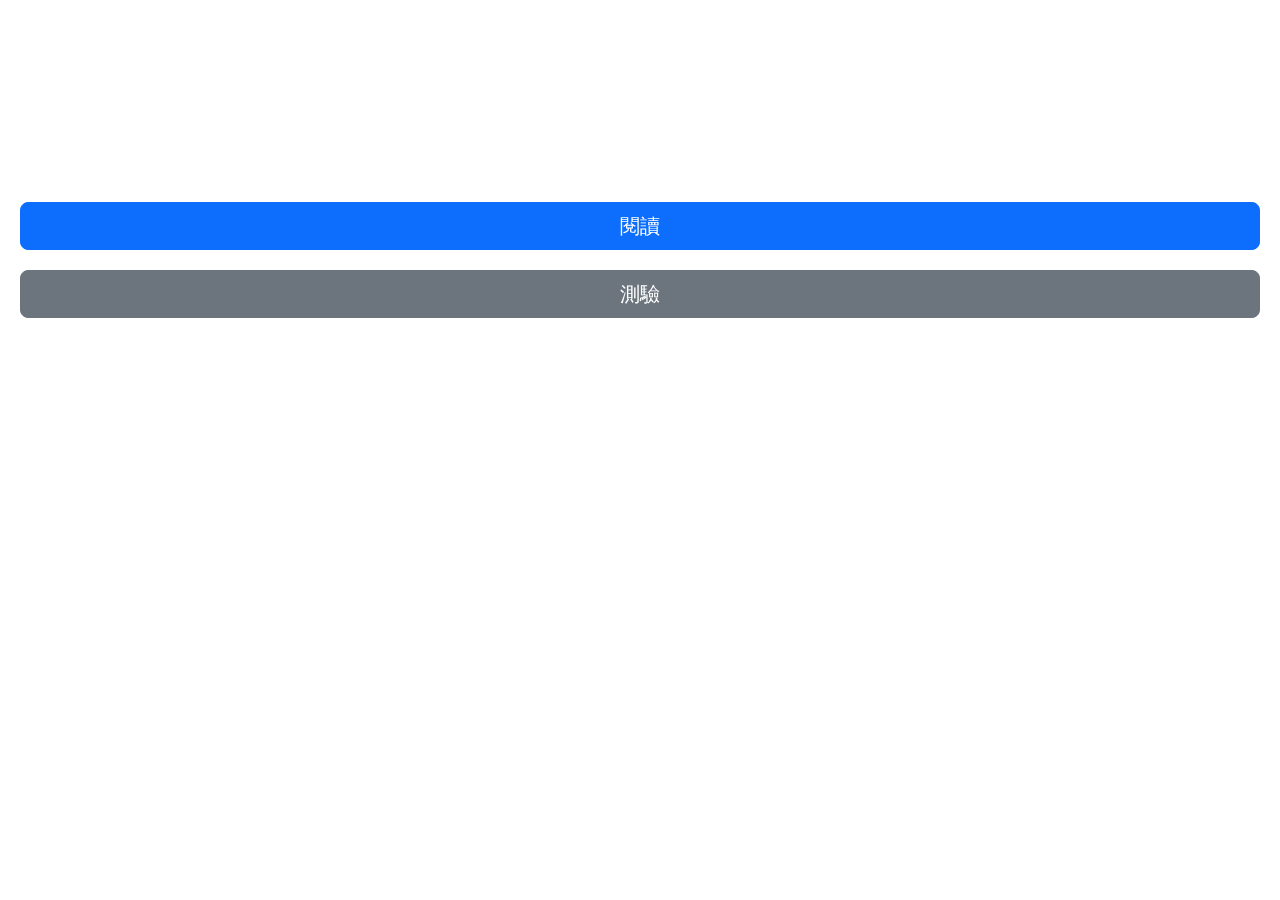
<file: index.html>
<!DOCTYPE html>
<html>

<head>
    <meta charset='utf-8'>
    <meta http-equiv='X-UA-Compatible' content='IE=edge'>
    <title>閱讀/測驗</title>
    <meta name='viewport' content='width=device-width, initial-scale=1'>
    <link rel="manifest" href="https://er2265639.github.io/test/data/manifest.json">
    <link href="https://er2265639.github.io/test/css/bootstrap.min.css" rel="stylesheet">
    <link href="https://er2265639.github.io/test/css/index.css" rel="stylesheet">
    <script src="https://er2265639.github.io/test/js/jquery.min.js"></script>
    <script src="https://er2265639.github.io/test/js/bootstrap.bundle.min.js"></script>
    <script src="https://er2265639.github.io/test/js/index.js"></script>
    <script src="https://er2265639.github.io/test/js/serviceWorker.js"></script>

    <!-- for ios -->
    <meta name="apple-mobile-web-app-status-bar-style" content="black">
    <meta name="theme-color" content="#00A7E5">
    <link rel="apple-touch-icon" sizes="192x192" href="https://er2265639.github.io/test/icon/icon_192.png" />
    <link rel="apple-touch-icon" sizes="512x512" href="https://er2265639.github.io/test/icon/icon_512.png" />
</head>

<body>
    <script>
        window.location.href = "https://er2265639.github.io/test/index.html";
    </script>
</body>

</html>
</file>
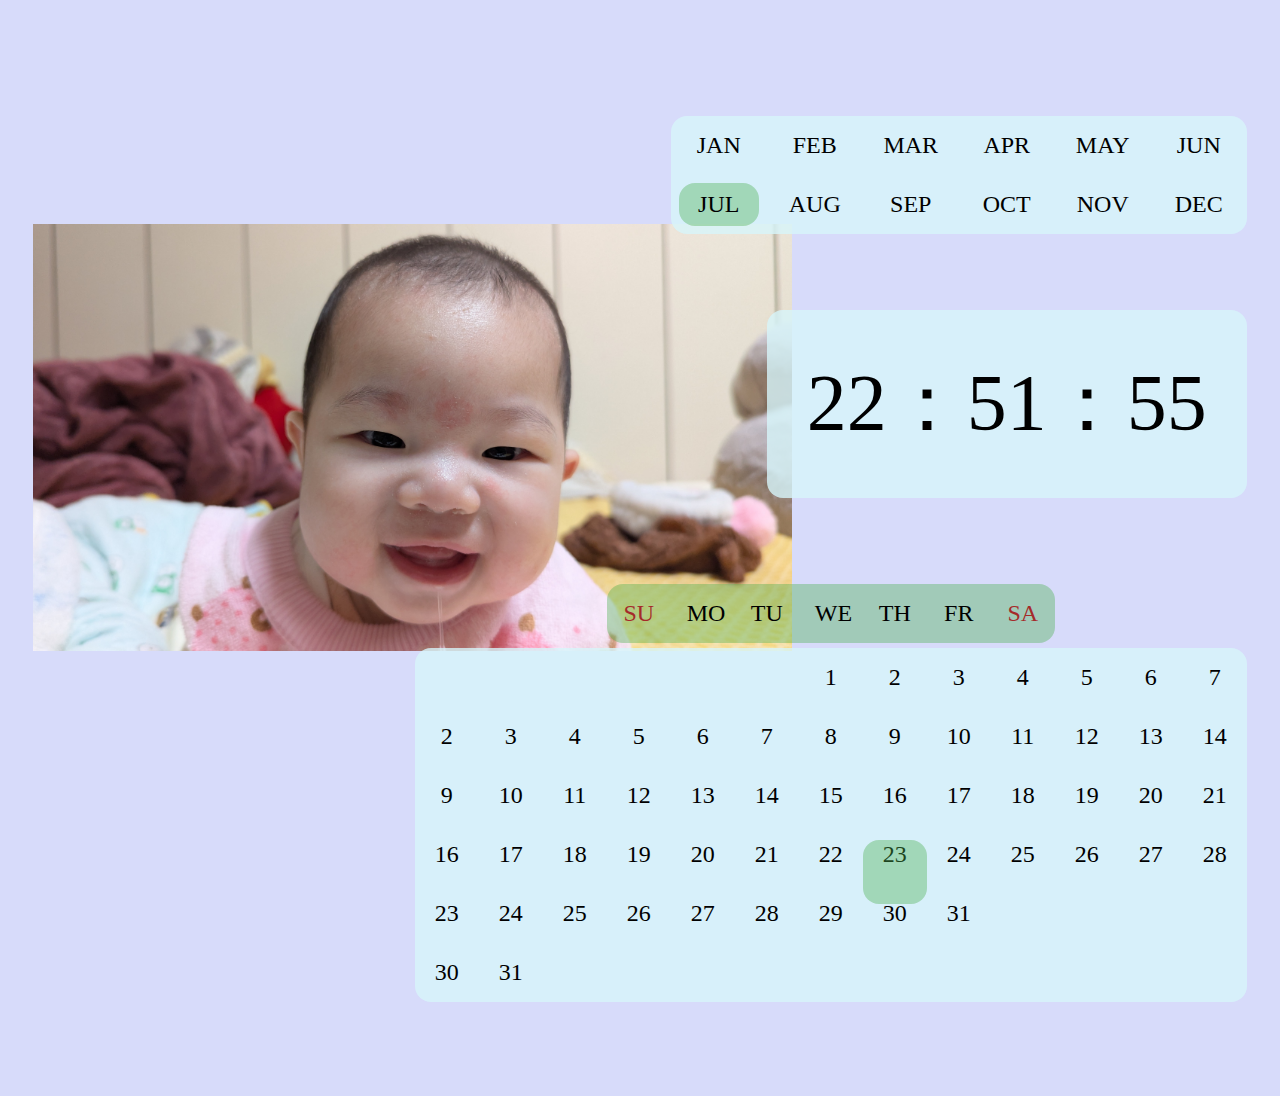
<file: calendar/index.html>
<!DOCTYPE html>
<html>

<head>
    <meta charset='utf-8'>
    <meta http-equiv='X-UA-Compatible' content='IE=edge'>
    <title>萬年曆</title>
    <meta name='viewport' content='width=device-width, initial-scale=1'>
    <link rel="manifest" href="https://er2265639.github.io/calendar/data/manifest.json">
    <link href="https://er2265639.github.io/calendar/css/index.css" rel="stylesheet">
    <script src="https://er2265639.github.io/calendar/js/jquery.min.js"></script>
    <script src="https://er2265639.github.io/calendar/js/index.js"></script>
    <script src="https://er2265639.github.io/calendar/js/serviceWorker.js"></script>

    <!-- for ios -->
    <meta name="apple-mobile-web-app-status-bar-style" content="black">
    <meta name="theme-color" content="#00A7E5">
    <link rel="apple-touch-icon" sizes="192x192" href="https://er2265639.github.io/calendar/icon/icon_192.png" />
    <link rel="apple-touch-icon" sizes="512x512" href="https://er2265639.github.io/calendar/icon/icon_512.png" />
</head>

<body>
    <div class="media xenoblade2">
        <img src="https://er2265639.github.io/calendar/media/01.png" />
    </div>
    <div class="media">
        <img src="https://er2265639.github.io/calendar/media/02.jpg" />
    </div>
    <div class="media">
        <img src="https://er2265639.github.io/calendar/media/03.jpg" />
    </div>
    <div class="media">
        <img src="https://er2265639.github.io/calendar/media/04.jpg" />
    </div>
    <video class="media" loop>
        <source src="https://er2265639.github.io/calendar/media/05.mp4" type="video/mp4">
    </video>
    <video class="media" loop>
        <source src="https://er2265639.github.io/calendar/media/06.mp4" type="video/mp4">
    </video>
    <div class="month">
        <p class="JAN">JAN</p><p class="FEB">FEB</p><p class="MAR">MAR</p><p class="APR">APR</p><p class="MAY">MAY</p><p class="JUN">JUN</p>
        <br>
        <p class="JUL">JUL</p><p class="AUG">AUG</p><p class="SEP">SEP</p><p class="OCT">OCT</p><p class="NOV">NOV</p><p class="DEC">DEC</p>
    </div>
    <div class="day">
        <div class="week">
            <p class="holiday">SU</p><p>MO</p><p>TU</p><p>WE</p><p>TH</p><p>FR</p><p class="holiday">SA</p>
        </div>
        <div class="today">
        </div>
        <p> </p><p> </p><p> </p><p> </p><p> </p><p> </p><p>1</p><p>2</p><p>3</p><p>4</p><p>5</p><p>6</p><p>7</p>
        <br>
        <p>2</p><p>3</p><p>4</p><p>5</p><p>6</p><p>7</p><p>8</p><p>9</p><p>10</p><p>11</p><p>12</p><p>13</p><p>14</p>
        <br>
        <p>9</p><p>10</p><p>11</p><p>12</p><p>13</p><p>14</p><p>15</p><p>16</p><p>17</p><p>18</p><p>19</p><p>20</p><p>21</p>
        <br>
        <p>16</p><p>17</p><p>18</p><p>19</p><p>20</p><p>21</p><p>22</p><p>23</p><p>24</p><p>25</p><p>26</p><p>27</p><p>28</p>
        <br>
        <p>23</p><p>24</p><p>25</p><p>26</p><p>27</p><p>28</p><p>29</p><p>30</p><p>31</p><p> </p><p> </p><p> </p><p> </p>
        <br>
        <p>30</p><p>31</p><p> </p><p> </p><p> </p><p> </p><p> </p><p> </p><p> </p><p> </p><p> </p><p> </p><p> </p>
    </div>
    <div class="time">
        
    </div>
</body>

</html>
</file>
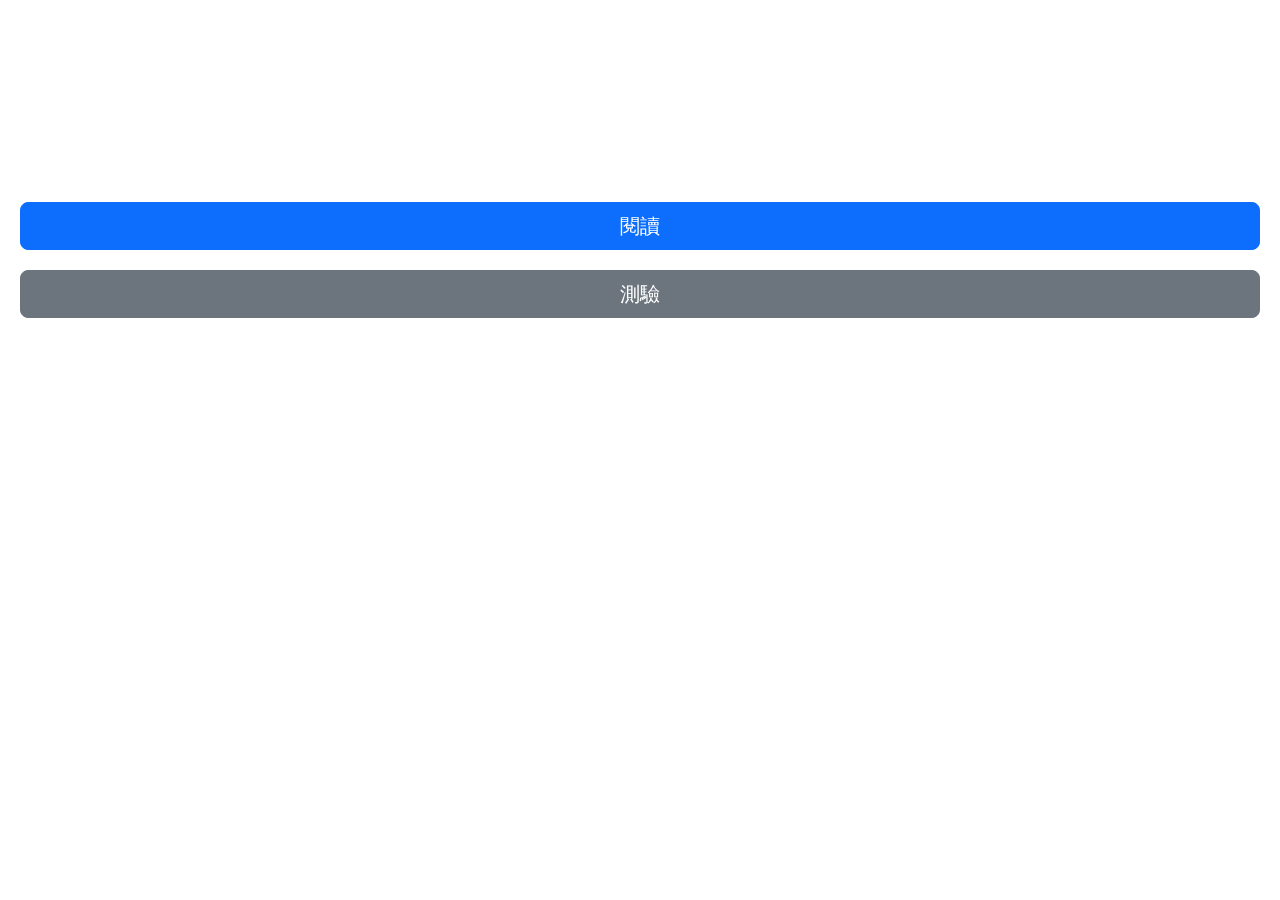
<file: test/index.html>
<!DOCTYPE html>
<html>

<head>
    <meta charset='utf-8'>
    <meta http-equiv='X-UA-Compatible' content='IE=edge'>
    <title>閱讀/測驗</title>
    <meta name='viewport' content='width=device-width, initial-scale=1'>
    <link rel="manifest" href="https://er2265639.github.io/test/data/manifest.json">
    <link href="https://er2265639.github.io/test/css/bootstrap.min.css" rel="stylesheet">
    <link href="https://er2265639.github.io/test/css/index.css" rel="stylesheet">
    <script src="https://er2265639.github.io/test/js/jquery.min.js"></script>
    <script src="https://er2265639.github.io/test/js/bootstrap.bundle.min.js"></script>
    <script src="https://er2265639.github.io/test/js/index.js"></script>
    <script src="https://er2265639.github.io/test/js/serviceWorker.js"></script>

    <!-- for ios -->
    <meta name="apple-mobile-web-app-status-bar-style" content="black">
    <meta name="theme-color" content="#00A7E5">
    <link rel="apple-touch-icon" sizes="192x192" href="https://er2265639.github.io/test/icon/icon_192.png" />
    <link rel="apple-touch-icon" sizes="512x512" href="https://er2265639.github.io/test/icon/icon_512.png" />
</head>

<body>
    <div class="buttonBlock">
        <button id="reading" type="button" class="btn btn-primary btn-lg btn-block">閱讀</button>
        <button id="testing" type="button" class="btn btn-secondary btn-lg btn-block">測驗</button>
    </div>
</body>

</html>
</file>
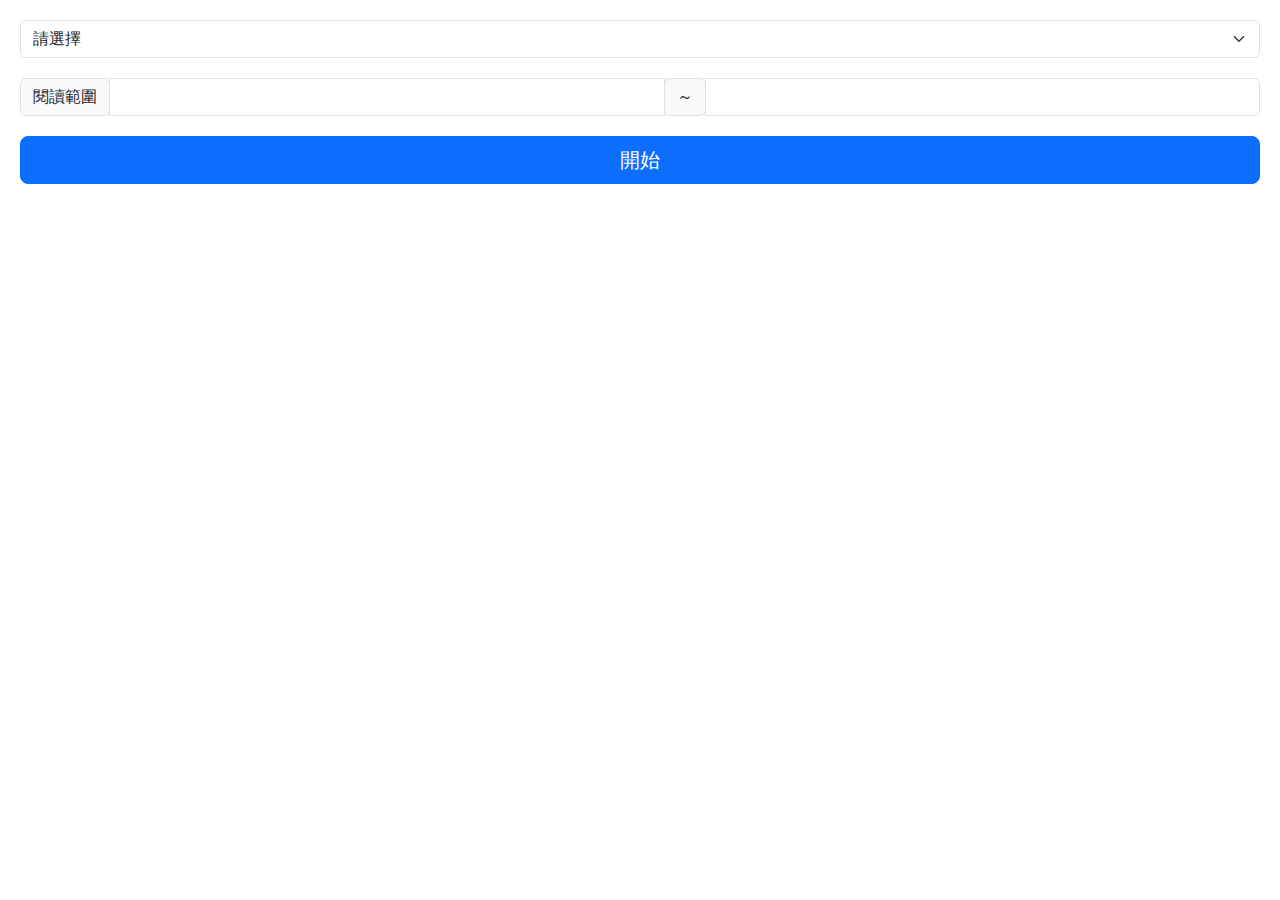
<file: reading.html>
<!DOCTYPE html>
<html>

<head>
    <meta charset='utf-8'>
    <meta http-equiv='X-UA-Compatible' content='IE=edge'>
    <title>閱讀</title>
    <meta name='viewport' content='width=device-width, initial-scale=1'>
    <link rel="manifest" href="https://er2265639.github.io/data/manifest.json">
    <link href="https://er2265639.github.io/css/bootstrap.min.css" rel="stylesheet">
    <link href="https://er2265639.github.io/css/bootstrap-icons.min.css" rel="stylesheet">
    <link href="https://er2265639.github.io/css/reading.css" rel="stylesheet">
    <script src="https://er2265639.github.io/js/jquery.min.js"></script>
    <script src="https://er2265639.github.io/js/d3.js"></script>
    <script src="https://er2265639.github.io/js/bootstrap.bundle.min.js"></script>
    <script src="https://er2265639.github.io/js/reading.js"></script>
    <script src="https://er2265639.github.io/js/serviceWorker.js"></script>

    <!-- for ios -->
    <meta name="apple-mobile-web-app-status-bar-style" content="black">
    <meta name="theme-color" content="#00A7E5">
    <link rel="apple-touch-icon" sizes="192x192" href="https://er2265639.github.io/icon/icon_192.png" />
    <link rel="apple-touch-icon" sizes="512x512" href="https://er2265639.github.io/icon/icon_512.png" />
</head>

<body>
    <select id="option" class="form-select" aria-label="Default select example">
    </select>
    <div class="input-group">
        <div class="input-group-prepend">
            <span class="input-group-text">閱讀範圍</span>
        </div>
        <input type="number" class="form-control" id="start">
        <div class="input-group-prepend">
            <span class="input-group-text">～</span>
        </div>
        <input type="number" class="form-control" id="end">
    </div>
    <button id="reading" type="button" class="btn btn-primary btn-lg btn-block">開始</button>
    <div id="content">

    </div>
    <button id="speakControl" type="button" class="btn btn-primary btn-lg">
        <i class="bi bi-pause"></i>
    </button>
</body>

</html>
</file>
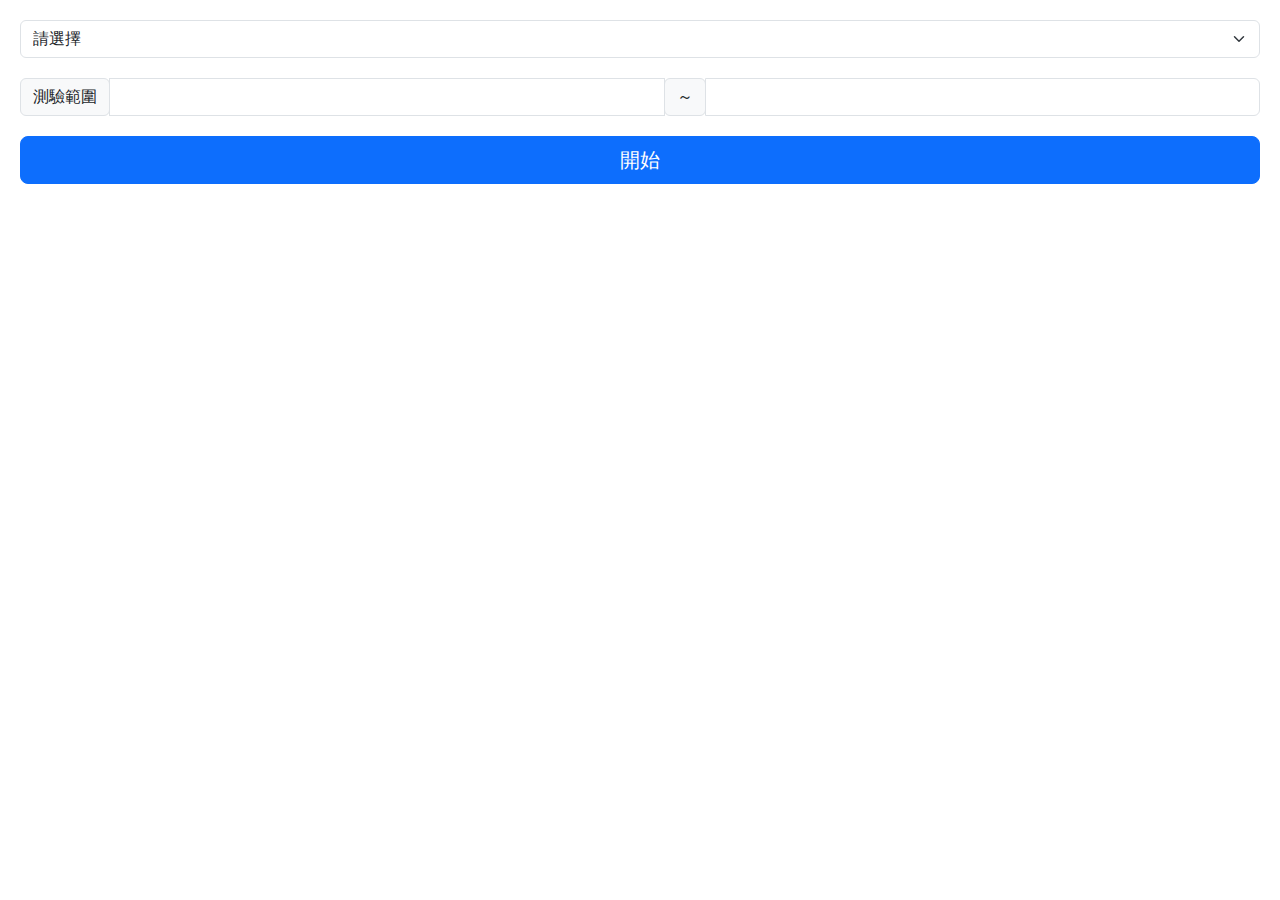
<file: testing.html>
<!DOCTYPE html>
<html>

<head>
    <meta charset='utf-8'>
    <meta http-equiv='X-UA-Compatible' content='IE=edge'>
    <title>測驗</title>
    <meta name='viewport' content='width=device-width, initial-scale=1'>
    <link rel="manifest" href="https://er2265639.github.io/data/manifest.json">
    <link href="https://er2265639.github.io/css/bootstrap.min.css" rel="stylesheet">
    <link href="https://er2265639.github.io/css/bootstrap-icons.min.css" rel="stylesheet">
    <link href="https://er2265639.github.io/css/testing.css" rel="stylesheet">
    <script src="https://er2265639.github.io/js/jquery.min.js"></script>
    <script src="https://er2265639.github.io/js/d3.js"></script>
    <script src="https://er2265639.github.io/js/bootstrap.bundle.min.js"></script>
    <script src="https://er2265639.github.io/js/testing.js"></script>
    <script src="https://er2265639.github.io/js/serviceWorker.js"></script>

    <!-- for ios -->
    <meta name="apple-mobile-web-app-status-bar-style" content="black">
    <meta name="theme-color" content="#00A7E5">
    <link rel="apple-touch-icon" sizes="192x192" href="https://er2265639.github.io/icon/icon_192.png" />
    <link rel="apple-touch-icon" sizes="512x512" href="https://er2265639.github.io/icon/icon_512.png" />
</head>

<body>
    <select id="option" class="form-select" aria-label="Default select example">
    </select>
    <div class="input-group">
        <div class="input-group-prepend">
            <span class="input-group-text">測驗範圍</span>
        </div>
        <input type="number" class="form-control" id="start">
        <div class="input-group-prepend">
            <span class="input-group-text">～</span>
        </div>
        <input type="number" class="form-control" id="end">
    </div>
    <button id="testing" type="button" class="btn btn-primary btn-lg btn-block">開始</button>
    <div id="content" count="" answer="">

    </div>
    <button id="next" type="button" class="btn btn-primary btn-lg btn-block">下一題</button>
    <button id="finish" type="button" class="btn btn-primary btn-lg btn-block">結束</button>
    <button id="speakControl" type="button" class="btn btn-primary btn-lg">
        <i class="bi bi-pause"></i>
    </button>
</body>

</html>
</file>
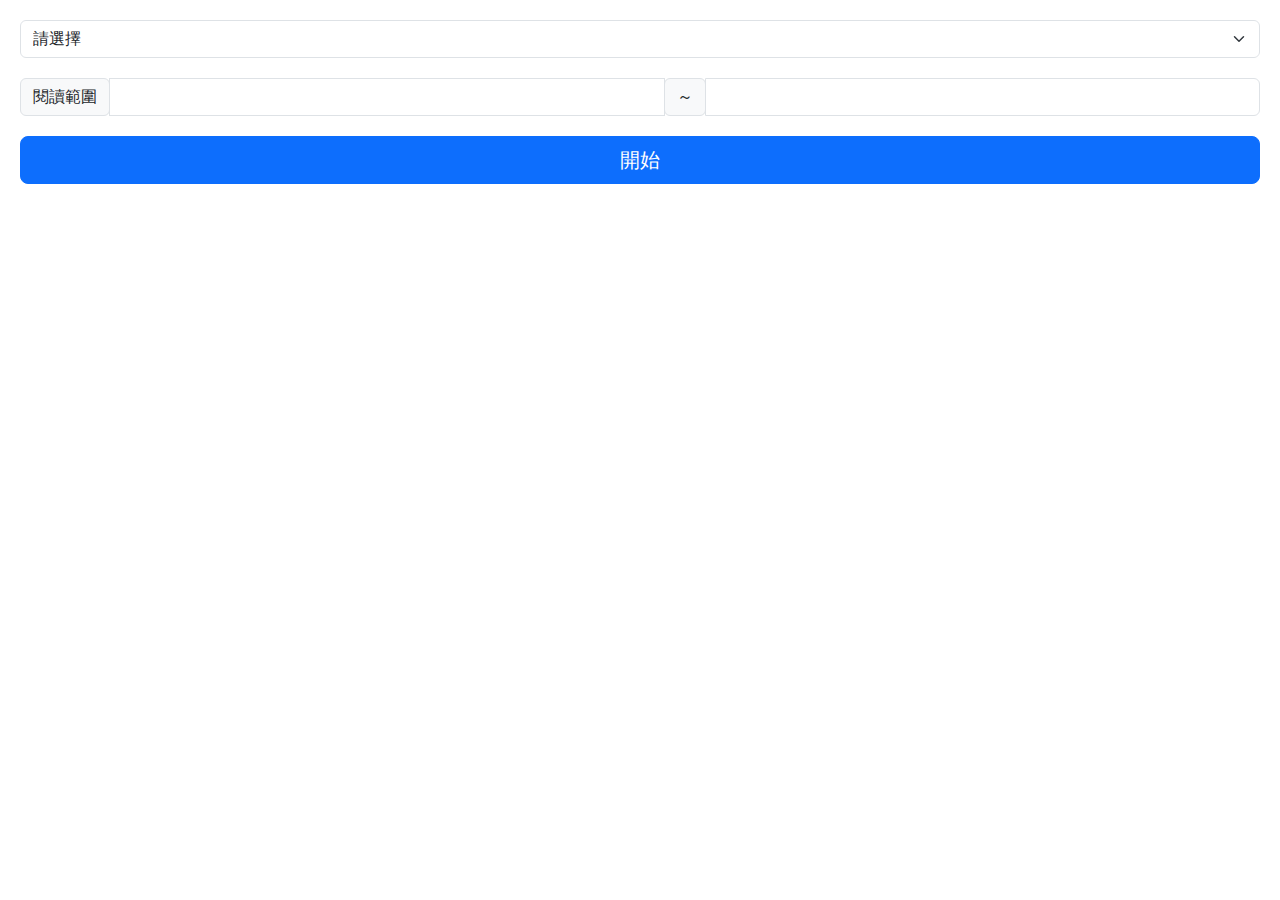
<file: test/reading.html>
<!DOCTYPE html>
<html>

<head>
    <meta charset='utf-8'>
    <meta http-equiv='X-UA-Compatible' content='IE=edge'>
    <title>閱讀</title>
    <meta name='viewport' content='width=device-width, initial-scale=1'>
    <link rel="manifest" href="https://er2265639.github.io/test/data/manifest.json">
    <link href="https://er2265639.github.io/test/css/bootstrap.min.css" rel="stylesheet">
    <link href="https://er2265639.github.io/test/css/bootstrap-icons.min.css" rel="stylesheet">
    <link href="https://er2265639.github.io/test/css/reading.css" rel="stylesheet">
    <script src="https://er2265639.github.io/test/js/jquery.min.js"></script>
    <script src="https://er2265639.github.io/test/js/d3.js"></script>
    <script src="https://er2265639.github.io/test/js/bootstrap.bundle.min.js"></script>
    <script src="https://er2265639.github.io/test/js/reading.js"></script>
    <script src="https://er2265639.github.io/test/js/serviceWorker.js"></script>

    <!-- for ios -->
    <meta name="apple-mobile-web-app-status-bar-style" content="black">
    <meta name="theme-color" content="#00A7E5">
    <link rel="apple-touch-icon" sizes="192x192" href="https://er2265639.github.io/test/icon/icon_192.png" />
    <link rel="apple-touch-icon" sizes="512x512" href="https://er2265639.github.io/test/icon/icon_512.png" />
</head>

<body>
    <select id="option" class="form-select" aria-label="Default select example">
    </select>
    <div class="input-group">
        <div class="input-group-prepend">
            <span class="input-group-text">閱讀範圍</span>
        </div>
        <input type="number" class="form-control" id="start">
        <div class="input-group-prepend">
            <span class="input-group-text">～</span>
        </div>
        <input type="number" class="form-control" id="end">
    </div>
    <button id="reading" type="button" class="btn btn-primary btn-lg btn-block">開始</button>
    <div id="content">

    </div>
    <button id="speakControl" type="button" class="btn btn-primary btn-lg">
        <i class="bi bi-pause"></i>
    </button>
</body>

</html>
</file>
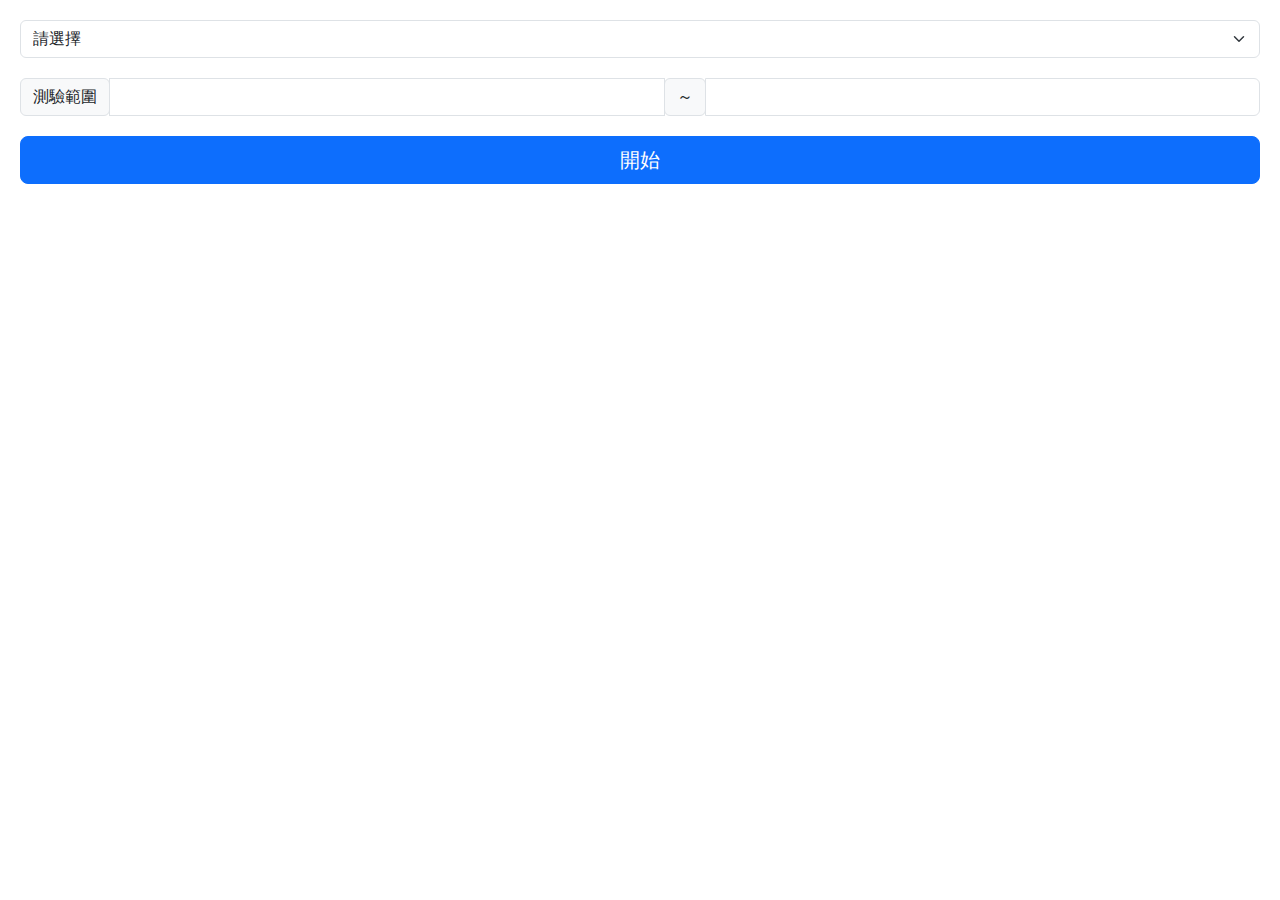
<file: test/testing.html>
<!DOCTYPE html>
<html>

<head>
    <meta charset='utf-8'>
    <meta http-equiv='X-UA-Compatible' content='IE=edge'>
    <title>測驗</title>
    <meta name='viewport' content='width=device-width, initial-scale=1'>
    <link rel="manifest" href="https://er2265639.github.io/test/data/manifest.json">
    <link href="https://er2265639.github.io/test/css/bootstrap.min.css" rel="stylesheet">
    <link href="https://er2265639.github.io/test/css/bootstrap-icons.min.css" rel="stylesheet">
    <link href="https://er2265639.github.io/test/css/testing.css" rel="stylesheet">
    <script src="https://er2265639.github.io/test/js/jquery.min.js"></script>
    <script src="https://er2265639.github.io/test/js/d3.js"></script>
    <script src="https://er2265639.github.io/test/js/bootstrap.bundle.min.js"></script>
    <script src="https://er2265639.github.io/test/js/testing.js"></script>
    <script src="https://er2265639.github.io/test/js/serviceWorker.js"></script>

    <!-- for ios -->
    <meta name="apple-mobile-web-app-status-bar-style" content="black">
    <meta name="theme-color" content="#00A7E5">
    <link rel="apple-touch-icon" sizes="192x192" href="https://er2265639.github.io/test/icon/icon_192.png" />
    <link rel="apple-touch-icon" sizes="512x512" href="https://er2265639.github.io/test/icon/icon_512.png" />
</head>

<body>
    <select id="option" class="form-select" aria-label="Default select example">
    </select>
    <div class="input-group">
        <div class="input-group-prepend">
            <span class="input-group-text">測驗範圍</span>
        </div>
        <input type="number" class="form-control" id="start">
        <div class="input-group-prepend">
            <span class="input-group-text">～</span>
        </div>
        <input type="number" class="form-control" id="end">
    </div>
    <button id="testing" type="button" class="btn btn-primary btn-lg btn-block">開始</button>
    <div id="content" count="" answer="">

    </div>
    <button id="next" type="button" class="btn btn-primary btn-lg btn-block">下一題</button>
    <button id="finish" type="button" class="btn btn-primary btn-lg btn-block">結束</button>
    <button id="speakControl" type="button" class="btn btn-primary btn-lg">
        <i class="bi bi-pause"></i>
    </button>
</body>

</html>
</file>
